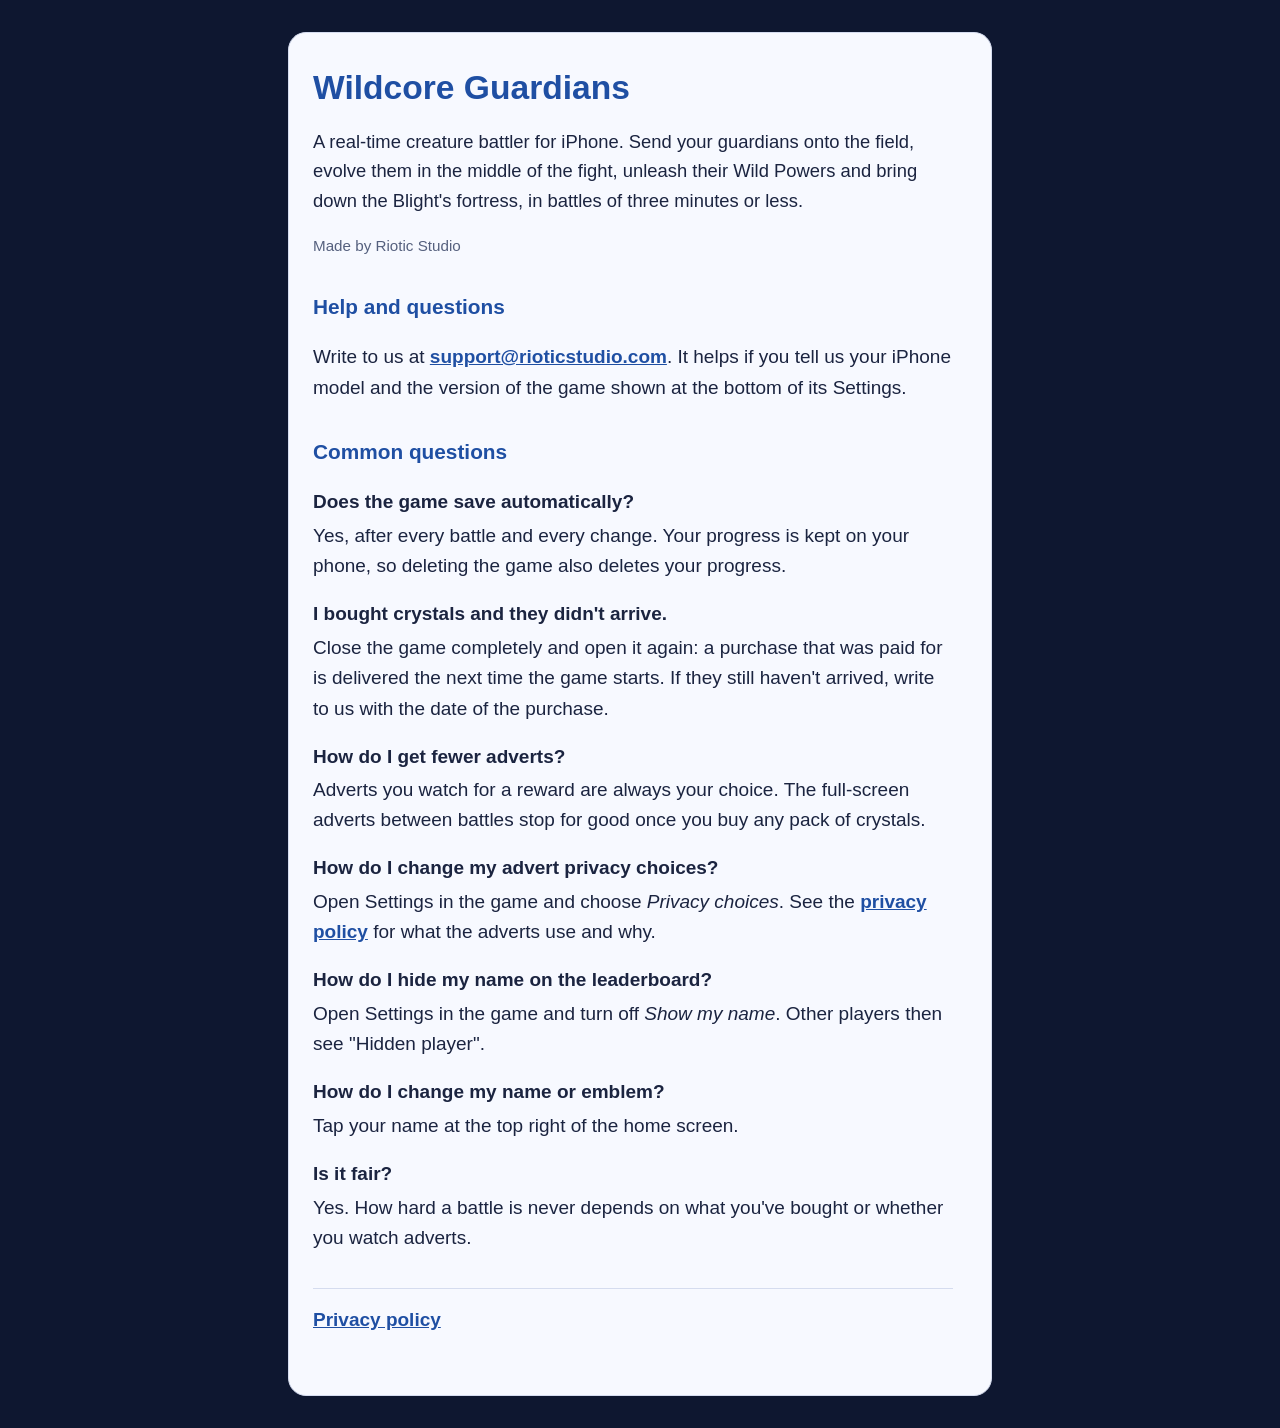
<file: index.html>
<!doctype html>
<html lang="en">
<head>
<meta charset="utf-8">
<meta name="viewport" content="width=device-width, initial-scale=1">
<title>Wildcore Guardians · Help</title>
<link rel="stylesheet" href="style.css">
</head>
<body>
<main>
<h1>Wildcore Guardians</h1>
<p class="lead">A real-time creature battler for iPhone. Send your guardians onto the field, evolve them in the middle of the
fight, unleash their Wild Powers and bring down the Blight's fortress, in battles of three minutes or less.</p>
<p class="date">Made by Riotic Studio</p>

<h2>Help and questions</h2>
<p>Write to us at <a href="mailto:support@rioticstudio.com">support@rioticstudio.com</a>. It helps if you tell us your
iPhone model and the version of the game shown at the bottom of its Settings.</p>

<h2>Common questions</h2>
<dl>
<dt>Does the game save automatically?</dt>
<dd>Yes, after every battle and every change. Your progress is kept on your phone, so deleting the game also deletes your
progress.</dd>
<dt>I bought crystals and they didn't arrive.</dt>
<dd>Close the game completely and open it again: a purchase that was paid for is delivered the next time the game starts. If
they still haven't arrived, write to us with the date of the purchase.</dd>
<dt>How do I get fewer adverts?</dt>
<dd>Adverts you watch for a reward are always your choice. The full-screen adverts between battles stop for good once you buy
any pack of crystals.</dd>
<dt>How do I change my advert privacy choices?</dt>
<dd>Open Settings in the game and choose <em>Privacy choices</em>. See the <a href="privacy.html">privacy policy</a> for what
the adverts use and why.</dd>
<dt>How do I hide my name on the leaderboard?</dt>
<dd>Open Settings in the game and turn off <em>Show my name</em>. Other players then see "Hidden player".</dd>
<dt>How do I change my name or emblem?</dt>
<dd>Tap your name at the top right of the home screen.</dd>
<dt>Is it fair?</dt>
<dd>Yes. How hard a battle is never depends on what you've bought or whether you watch adverts.</dd>
</dl>

<p class="links"><a href="privacy.html">Privacy policy</a></p>
</main>
</body>
</html>
</file>
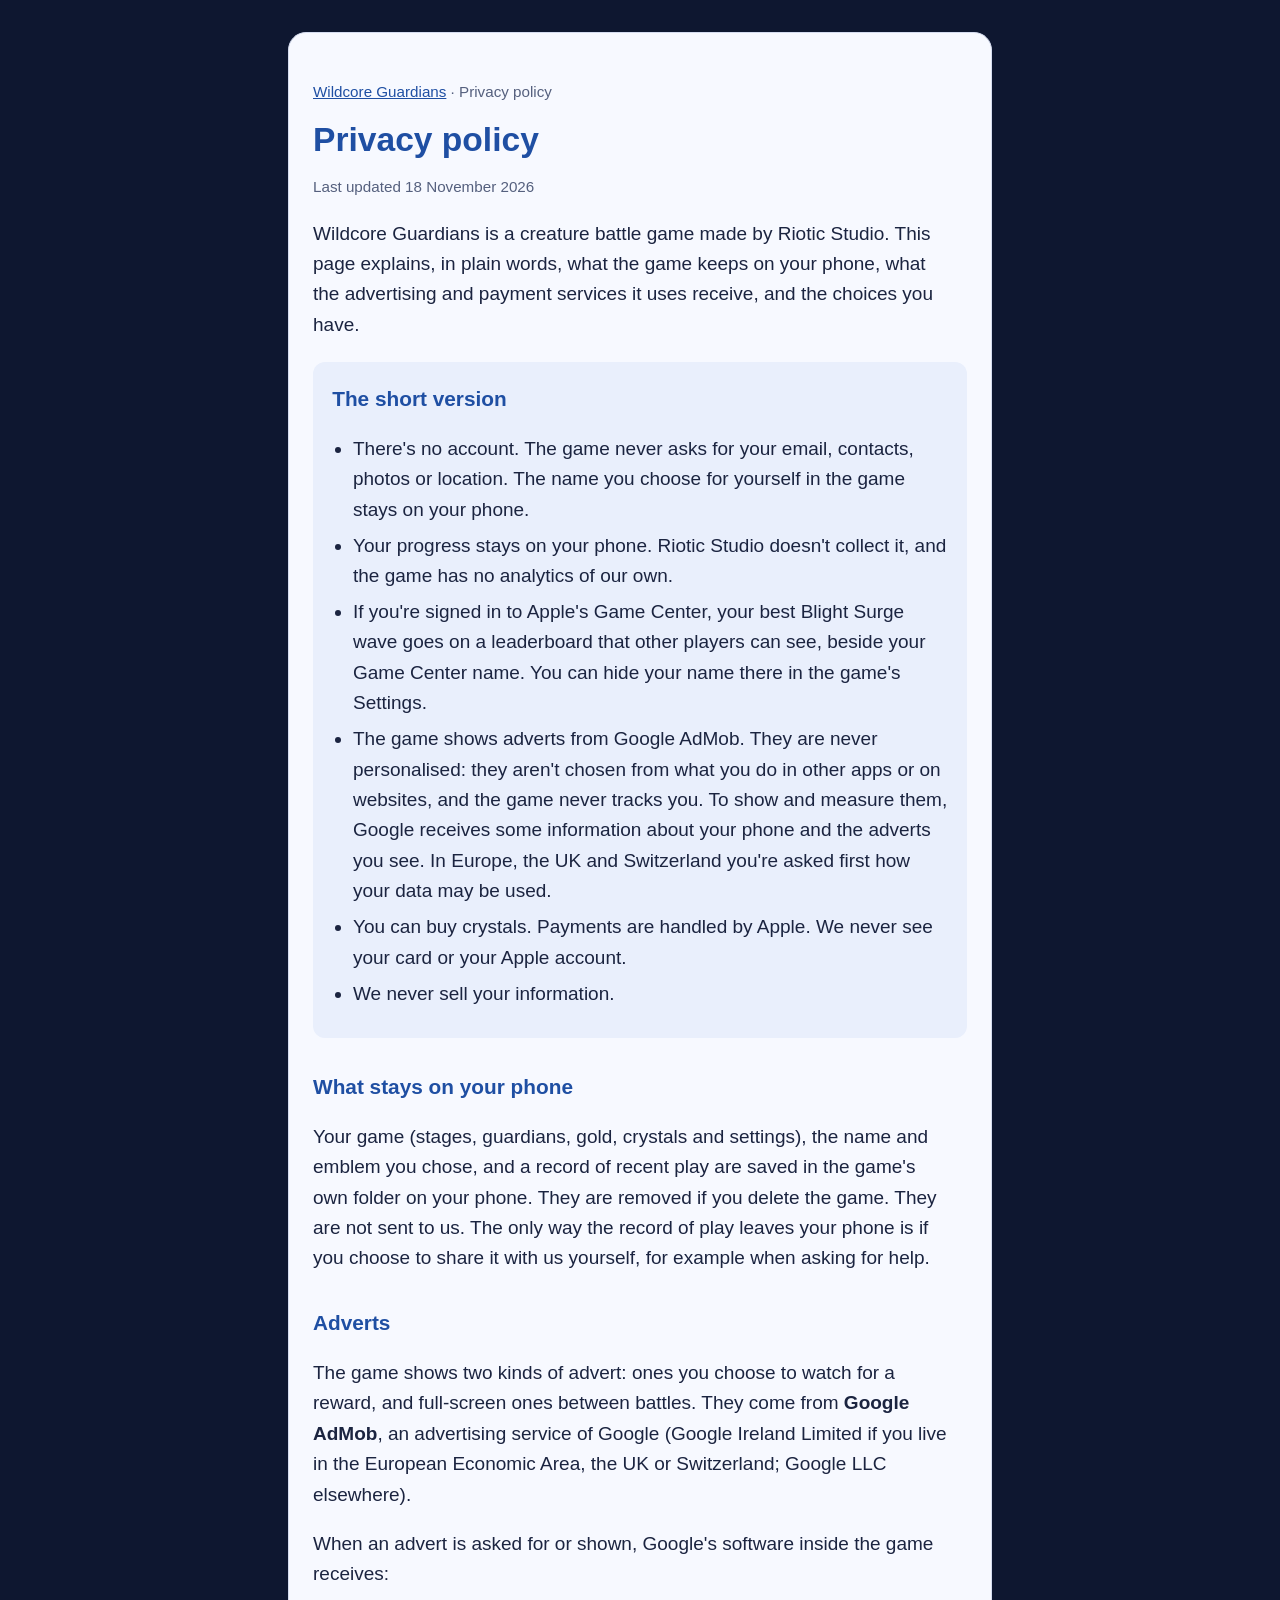
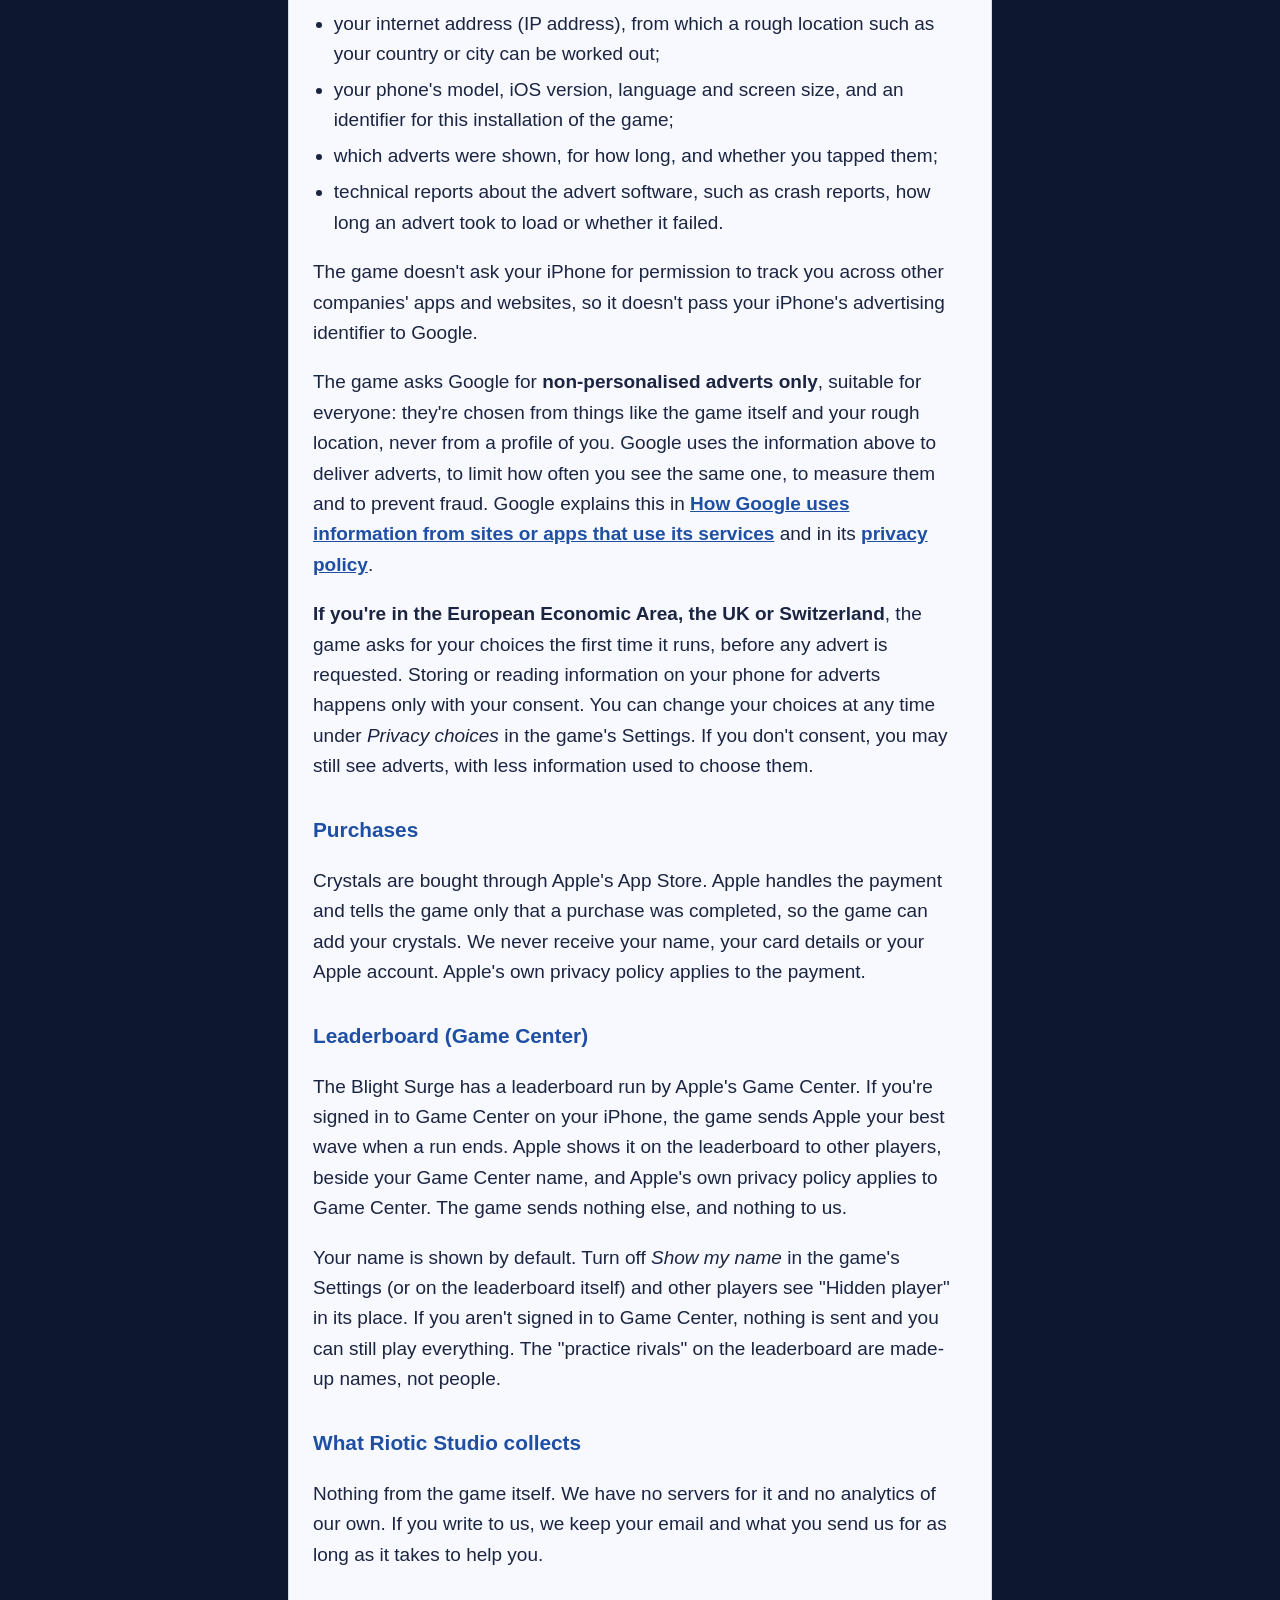
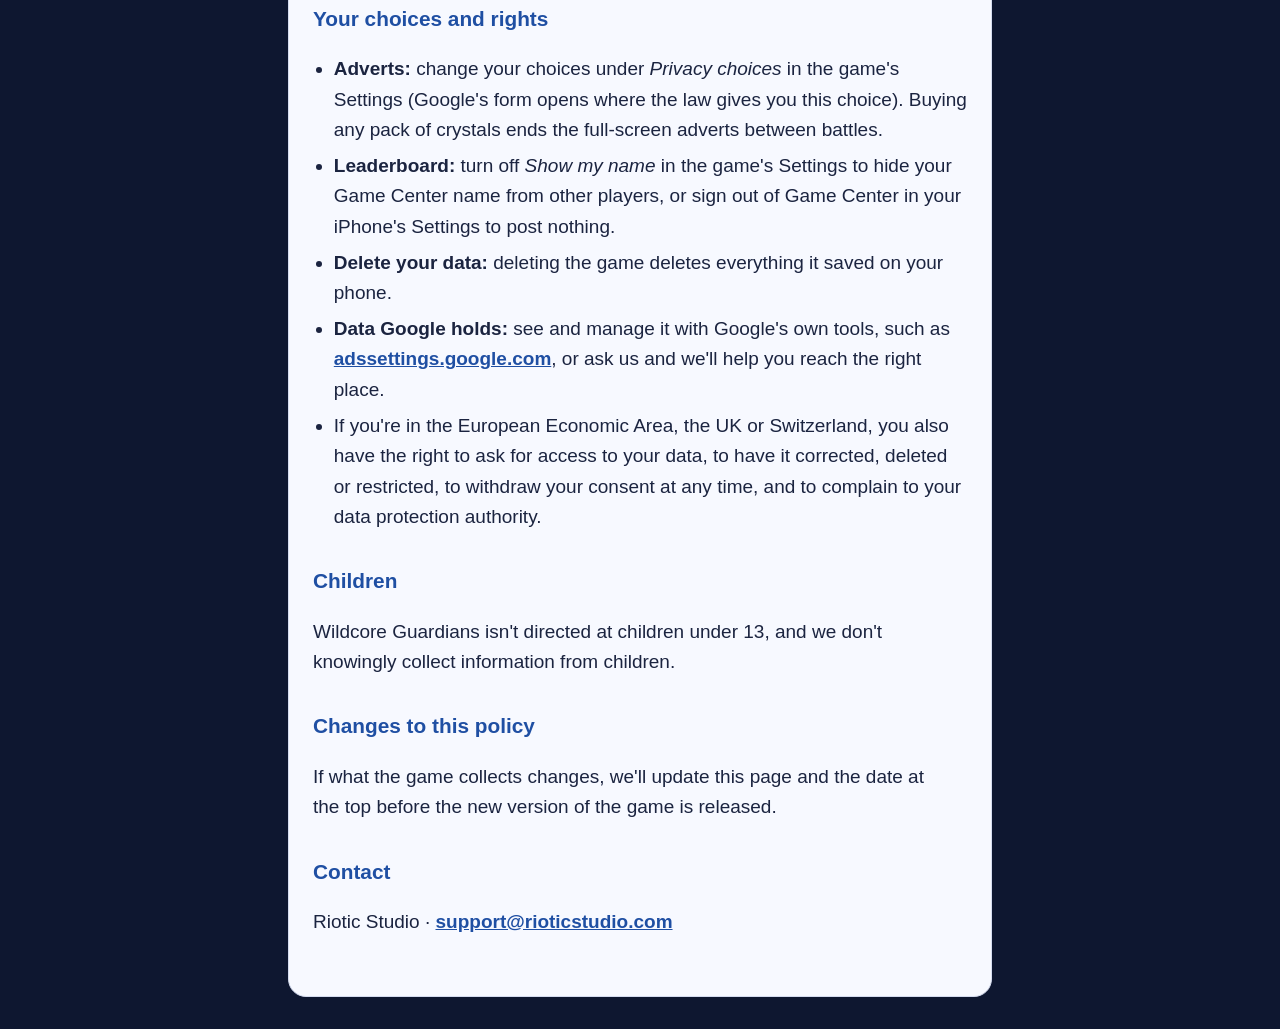
<file: privacy.html>
<!doctype html>
<html lang="en">
<head>
<meta charset="utf-8">
<meta name="viewport" content="width=device-width, initial-scale=1">
<title>Privacy policy · Wildcore Guardians</title>
<link rel="stylesheet" href="style.css">
</head>
<body>
<main>
<p class="crumb"><a href="index.html">Wildcore Guardians</a> · Privacy policy</p>
<h1>Privacy policy</h1>
<p class="date">Last updated 18 November 2026</p>

<p>Wildcore Guardians is a creature battle game made by Riotic Studio. This page explains, in plain words, what the game keeps
on your phone, what the advertising and payment services it uses receive, and the choices you have.</p>

<section class="short">
<h2>The short version</h2>
<ul>
<li>There's no account. The game never asks for your email, contacts, photos or location. The name you choose for yourself in
the game stays on your phone.</li>
<li>Your progress stays on your phone. Riotic Studio doesn't collect it, and the game has no analytics of our own.</li>
<li>If you're signed in to Apple's Game Center, your best Blight Surge wave goes on a leaderboard that other players can see,
beside your Game Center name. You can hide your name there in the game's Settings.</li>
<li>The game shows adverts from Google AdMob. They are never personalised: they aren't chosen from what you do in other apps
or on websites, and the game never tracks you. To show and measure them, Google receives some information about your phone
and the adverts you see. In Europe, the UK and Switzerland you're asked first how your data may be used.</li>
<li>You can buy crystals. Payments are handled by Apple. We never see your card or your Apple account.</li>
<li>We never sell your information.</li>
</ul>
</section>

<h2>What stays on your phone</h2>
<p>Your game (stages, guardians, gold, crystals and settings), the name and emblem you chose, and a record of recent play are
saved in the game's own folder on your phone. They are removed if you delete the game. They are not sent to us. The only way the
record of play leaves your phone is if you choose to share it with us yourself, for example when asking for help.</p>

<h2>Adverts</h2>
<p>The game shows two kinds of advert: ones you choose to watch for a reward, and full-screen ones between battles. They come
from <strong>Google AdMob</strong>, an advertising service of Google (Google Ireland Limited if you live in the European
Economic Area, the UK or Switzerland; Google LLC elsewhere).</p>
<p>When an advert is asked for or shown, Google's software inside the game receives:</p>
<ul>
<li>your internet address (IP address), from which a rough location such as your country or city can be worked out;</li>
<li>your phone's model, iOS version, language and screen size, and an identifier for this installation of the game;</li>
<li>which adverts were shown, for how long, and whether you tapped them;</li>
<li>technical reports about the advert software, such as crash reports, how long an advert took to load or whether it failed.</li>
</ul>
<p>The game doesn't ask your iPhone for permission to track you across other companies' apps and websites, so it doesn't pass
your iPhone's advertising identifier to Google.</p>
<p>The game asks Google for <strong>non-personalised adverts only</strong>, suitable for everyone: they're chosen from things
like the game itself and your rough location, never from a profile of you. Google uses the information above to deliver
adverts, to limit how often you see the same one, to measure them and to prevent fraud. Google explains this in
<a href="https://policies.google.com/technologies/partner-sites">How Google uses information from sites or apps that use its
services</a> and in its <a href="https://policies.google.com/privacy">privacy policy</a>.</p>
<p><strong>If you're in the European Economic Area, the UK or Switzerland</strong>, the game asks for your choices the first
time it runs, before any advert is requested. Storing or reading information on your phone for adverts happens only with your
consent. You can change your choices at any time under <em>Privacy choices</em> in the game's Settings. If you don't
consent, you may still see adverts, with less information used to choose them.</p>

<h2>Purchases</h2>
<p>Crystals are bought through Apple's App Store. Apple handles the payment and tells the game only that a purchase was
completed, so the game can add your crystals. We never receive your name, your card details or your Apple account. Apple's own
privacy policy applies to the payment.</p>

<h2>Leaderboard (Game Center)</h2>
<p>The Blight Surge has a leaderboard run by Apple's Game Center. If you're signed in to Game Center on your iPhone, the game
sends Apple your best wave when a run ends. Apple shows it on the leaderboard to other players, beside your Game Center name,
and Apple's own privacy policy applies to Game Center. The game sends nothing else, and nothing to us.</p>
<p>Your name is shown by default. Turn off <em>Show my name</em> in the game's Settings (or on the leaderboard itself) and other
players see "Hidden player" in its place. If you aren't signed in to Game Center, nothing is sent and you can still play
everything. The "practice rivals" on the leaderboard are made-up names, not people.</p>

<h2>What Riotic Studio collects</h2>
<p>Nothing from the game itself. We have no servers for it and no analytics of our own. If you write to us, we keep your email
and what you send us for as long as it takes to help you.</p>

<h2 id="choices">Your choices and rights</h2>
<ul>
<li><strong>Adverts:</strong> change your choices under <em>Privacy choices</em> in the game's Settings (Google's form opens
where the law gives you this choice). Buying any pack of crystals ends the full-screen adverts between battles.</li>
<li><strong>Leaderboard:</strong> turn off <em>Show my name</em> in the game's Settings to hide your Game Center name from other
players, or sign out of Game Center in your iPhone's Settings to post nothing.</li>
<li><strong>Delete your data:</strong> deleting the game deletes everything it saved on your phone.</li>
<li><strong>Data Google holds:</strong> see and manage it with Google's own tools, such as
<a href="https://adssettings.google.com">adssettings.google.com</a>, or ask us and we'll help you reach the right place.</li>
<li>If you're in the European Economic Area, the UK or Switzerland, you also have the right to ask for access to your data, to
have it corrected, deleted or restricted, to withdraw your consent at any time, and to complain to your data protection
authority.</li>
</ul>

<h2>Children</h2>
<p>Wildcore Guardians isn't directed at children under 13, and we don't knowingly collect information from children.</p>

<h2>Changes to this policy</h2>
<p>If what the game collects changes, we'll update this page and the date at the top before the new version of the game is
released.</p>

<h2>Contact</h2>
<p>Riotic Studio · <a href="mailto:support@rioticstudio.com">support@rioticstudio.com</a></p>
</main>
</body>
</html>
</file>
<file: style.css>
/* Wildcore Guardians' help and privacy pages: the game's night blue and gold, in large, high-contrast text. */
:root {
  --paper: #0e1730;
  --card: #f7f9ff;
  --ink: #1b2440;
  --soft: #55607e;
  --blue: #1f4fa3;
  --rule: #d5dcef;
  --gold: #b9791a;
}

* { box-sizing: border-box; }

body {
  margin: 0;
  background: var(--paper);
  color: var(--ink);
  font: 19px/1.6 -apple-system, BlinkMacSystemFont, "Segoe UI", Helvetica, Arial, sans-serif;
}

main {
  max-width: 44rem;
  margin: 2rem auto;
  padding: 2rem 1.5rem 2.5rem;
  background: var(--card);
  border: 1px solid var(--rule);
  border-radius: 18px;
}

@media (max-width: 48rem) {
  main { margin: 0; border-radius: 0; border-width: 0; padding: 1.5rem 16px 2rem; }
}

h1 { color: var(--blue); font-size: 2.1rem; line-height: 1.2; margin: 0.2rem 0 0.4rem; }
h2 { color: var(--blue); font-size: 1.3rem; margin: 2rem 0 0.4rem; }
p, li, dd { max-width: 40rem; }
ul { padding-left: 1.3rem; }
li { margin: 0.35rem 0; }
dt { font-weight: 700; margin-top: 1.1rem; }
dd { margin: 0.2rem 0 0; }
a { color: var(--blue); font-weight: 600; }
.lead { font-size: 1.15rem; }
.date, .crumb { color: var(--soft); font-size: 0.95rem; }
.crumb a { font-weight: 400; }
.short { background: #e9effc; border-radius: 12px; padding: 0.2rem 1.2rem 0.6rem; margin-top: 1.4rem; }
.short h2 { margin-top: 1rem; }
.links { margin-top: 2.2rem; border-top: 1px solid var(--rule); padding-top: 1rem; }
</file>
